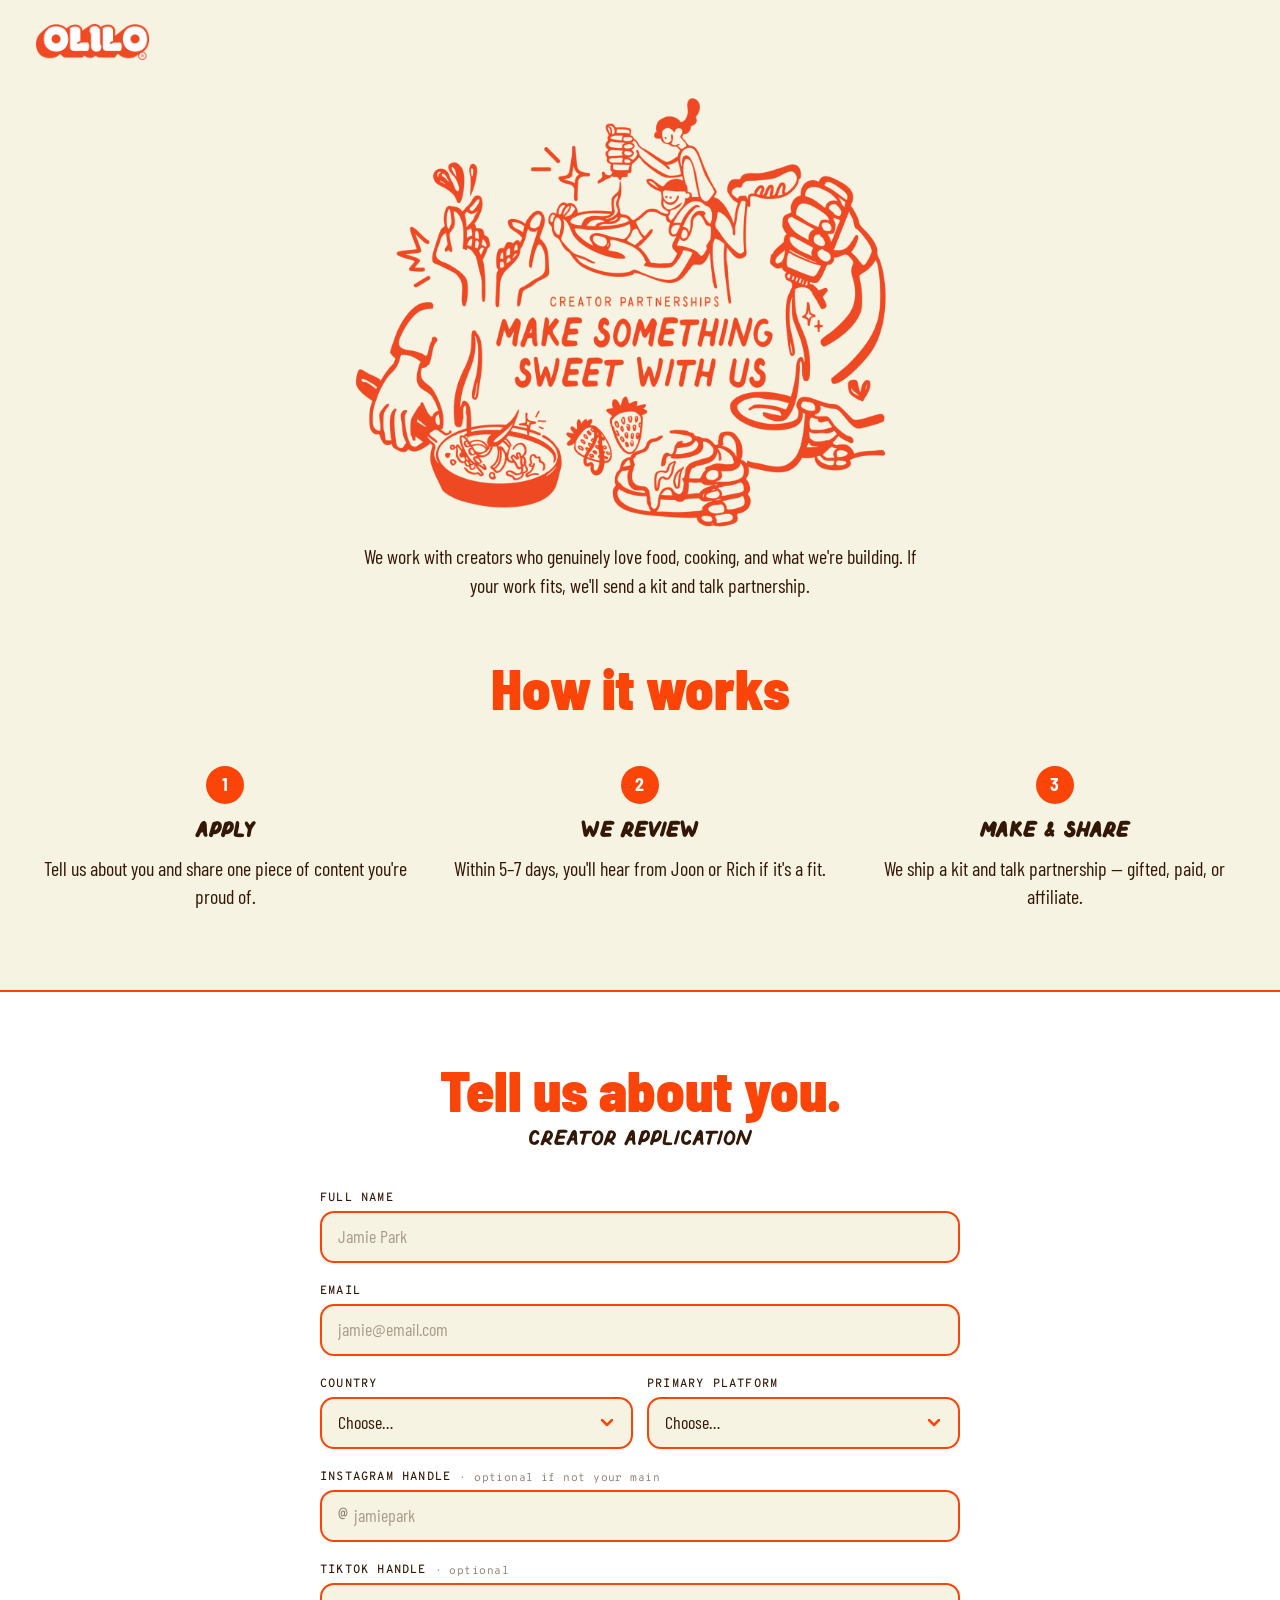
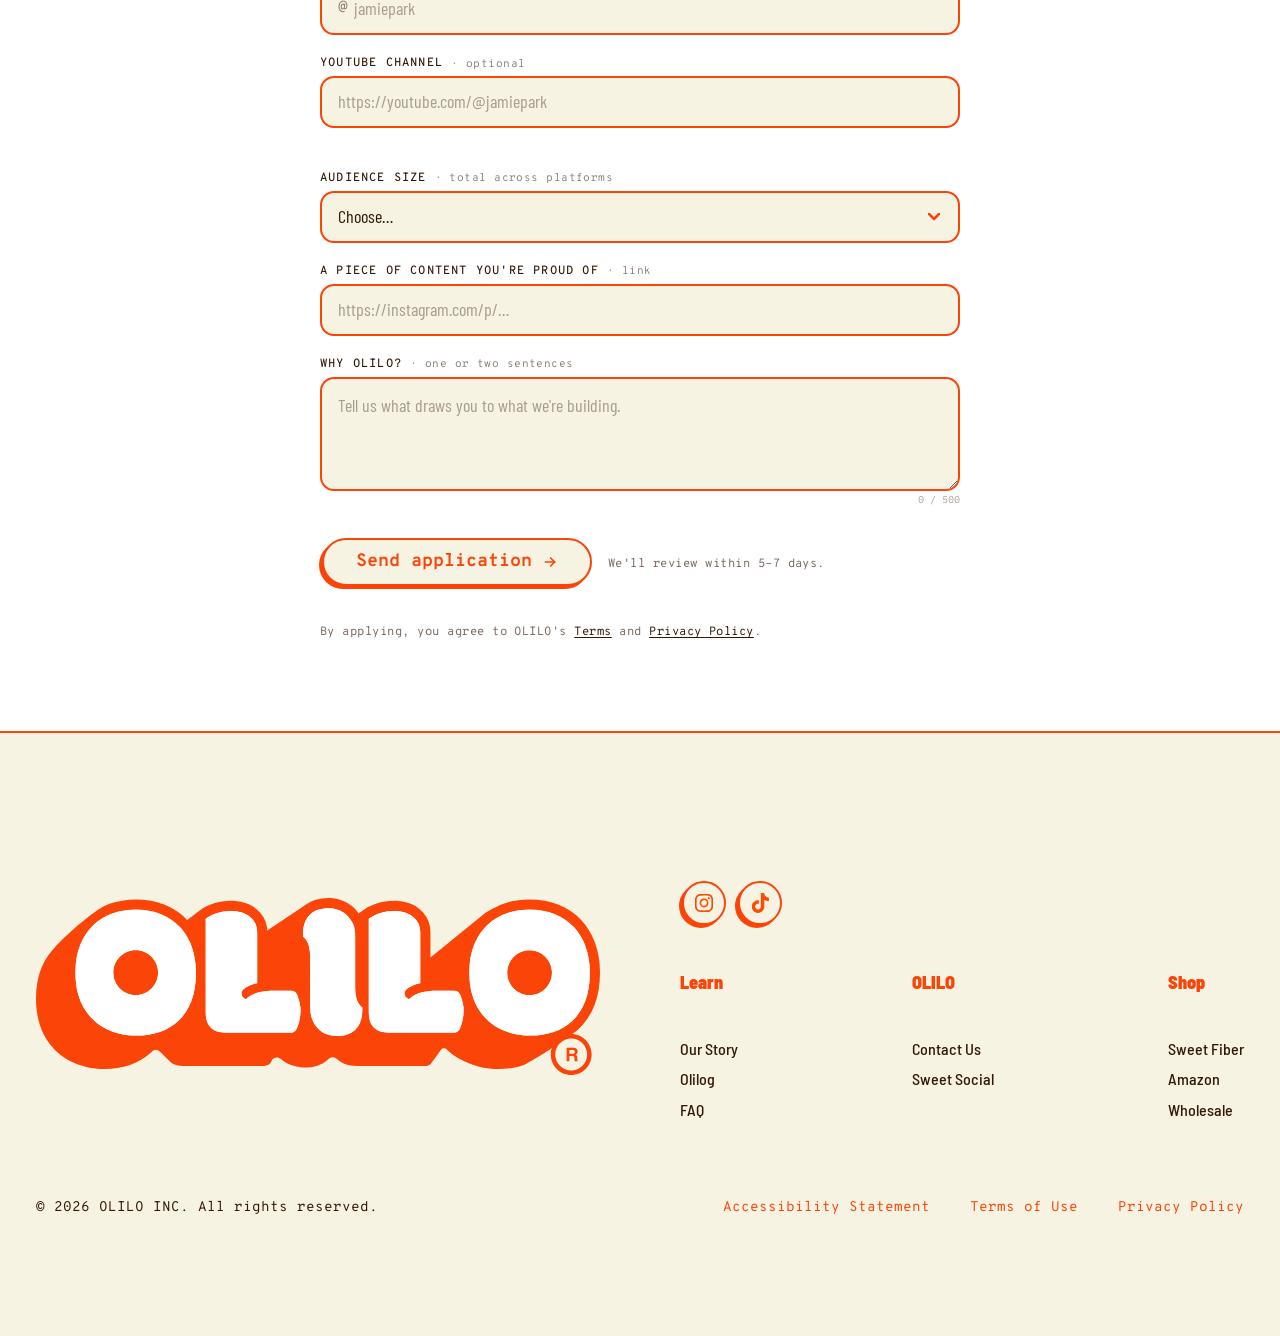
<file: web/apply.html>
<!doctype html>
<html lang="en">
<head>
<meta charset="utf-8">
<meta name="viewport" content="width=device-width,initial-scale=1">
<title>OLILO — Apply to the creator program</title>
<meta name="description" content="Apply to partner with OLILO Sweet Fiber Syrup. We send kits to creators who genuinely love food and clean ingredients.">
<link rel="icon" type="image/png" href="assets/favicon-o-blue.png">
<link rel="apple-touch-icon" href="assets/favicon-o-blue.png">

<link rel="preconnect" href="https://fonts.googleapis.com">
<link rel="preconnect" href="https://fonts.gstatic.com" crossorigin>
<link href="https://fonts.googleapis.com/css2?family=Barlow+Condensed:wght@400;500;600;700&family=Barlow+Semi+Condensed:wght@400;500;600;700;900&family=Overpass+Mono:wght@400;500;700&display=swap" rel="stylesheet">

<style>
  @font-face {
    font-family: 'TAY Barro';
    src: url('fonts/TAYBarro.otf') format('opentype');
    font-weight: normal;
    font-style: normal;
    font-display: swap;
  }

  :root {
    --white: #FFF;
    --off-white: #F7F3E3;
    --orange: #FB4408;
    --light-orange: #FFBDA5;
    --sky-blue: #BAEBF7;
    --blue: #60BCDC;
    --black: #331807;

    --header-height: 100px;
  }

  *, *::before, *::after { box-sizing: border-box; }
  * { margin: 0; padding: 0; }

  html { -webkit-text-size-adjust: 100%; scroll-behavior: smooth; width: 100%; overflow-x: hidden; }

  body {
    background-color: var(--off-white);
    color: var(--black);
    font-family: 'Barlow Condensed', sans-serif;
    font-size: 24px;
    line-height: 1.1;
    -webkit-font-smoothing: antialiased;
  }
  @media (max-width: 768px) {
    body { font-size: 18px; }
  }

  img { display: block; max-width: 100%; }
  input, button, textarea, select { font: inherit; }
  a { text-decoration: none; color: inherit; }

  .barro { font-family: 'TAY Barro', sans-serif; }

  h1, h2, h3 {
    color: var(--orange);
    font-family: 'Barlow Semi Condensed', sans-serif;
    font-weight: 900;
    overflow-wrap: break-word;
  }
  h1 { font-size: 100px; line-height: 1; letter-spacing: -2px; }
  h2 { font-size: 70px; line-height: 1; }
  h3 { font-size: 48px; line-height: 1.1; }
  h6 { font-size: 26px; font-weight: 400; }

  @media (max-width: 768px) {
    h1 { font-size: 52px; }
    h2 { font-size: 40px; }
    h3 { font-size: 30px; }
    h6 { font-size: 20px; }
  }

  /* ---------- Layout ---------- */
  .topbar {
    display: flex; align-items: center; justify-content: space-between;
    max-width: 1320px; margin: 0 auto;
    padding: 24px 36px;
  }
  .topbar img { height: 36px; width: auto; }
  @media (max-width: 768px) { .topbar { padding: 18px 20px; } }

  .outer-margin { padding: 0 36px; max-width: 1320px; margin: 0 auto; }
  .inner-margin { max-width: 880px; margin: 0 auto; }
  @media (max-width: 768px) { .outer-margin { padding: 0 20px; } }

  /* ---------- Hero ---------- */
  .hero {
    padding: 0 0 20px;
    text-align: center;
  }
  .hero-illustration {
    display: block;
    width: 100%;
    max-width: 900px;
    height: auto;
    margin: 0 auto;
  }
  .hero .lede {
    font-size: 20px;
    line-height: 1.45;
    color: var(--black);
    max-width: 560px;
    margin: -8px auto 0;
  }
  .sr-only {
    position: absolute;
    width: 1px; height: 1px;
    padding: 0; margin: -1px;
    overflow: hidden;
    clip: rect(0, 0, 0, 0);
    white-space: nowrap;
    border: 0;
  }
  @media (max-width: 768px) {
    .hero { padding: 0 0 10px; }
    .hero-illustration { max-width: 100%; }
    .hero .lede { font-size: 17px; margin-top: 0; }
  }

  /* ---------- How it works ---------- */
  .how-it-works {
    padding: 40px 0 80px;
  }
  .how-it-works .section-title {
    text-align: center;
    margin-bottom: 50px;
  }
  .how-it-works .section-title h2 {
    font-size: 56px;
  }
  .how-it-works .steps {
    display: grid;
    grid-template-columns: repeat(3, 1fr);
    gap: 36px;
  }
  .how-step {
    text-align: center;
  }
  .how-step .num {
    display: inline-flex;
    align-items: center; justify-content: center;
    width: 38px; height: 38px;
    border-radius: 50%;
    background: var(--orange);
    color: var(--white);
    font-family: 'Barlow Semi Condensed', sans-serif;
    font-weight: 700;
    font-size: 18px;
    margin-bottom: 16px;
  }
  .how-step h3 {
    font-family: 'TAY Barro', sans-serif;
    font-size: 22px;
    color: var(--black);
    margin-bottom: 10px;
  }
  .how-step p {
    font-size: 20px;
    line-height: 1.4;
    color: var(--black);
  }
  @media (max-width: 768px) {
    .how-it-works { padding: 20px 0 50px; }
    .how-it-works .section-title { margin-bottom: 30px; }
    .how-it-works .section-title h2 { font-size: 36px; }
    .how-it-works .steps { grid-template-columns: 1fr; gap: 28px; }
    .how-step h3 { font-size: 17px; }
    .how-step p { font-size: 17px; }
  }

  /* ---------- Form section ---------- */
  .form-section {
    background: var(--white);
    padding: 70px 0 90px;
    border-top: 2px solid var(--orange);
    border-bottom: 2px solid var(--orange);
  }
  .form-section .section-title {
    text-align: center;
    margin-bottom: 40px;
  }
  .form-section .section-title h2 {
    font-size: 56px;
  }
  .form-section .section-title h6 {
    margin-top: 10px;
    color: var(--black);
    font-size: 22px;
  }
  @media (max-width: 768px) {
    .form-section { padding: 40px 0 60px; }
    .form-section .section-title h2 { font-size: 36px; }
    .form-section .section-title h6 { font-size: 17px; }
  }

  form.intake { display: grid; gap: 22px; max-width: 640px; margin: 0 auto; }
  .field { display: grid; gap: 6px; }
  .field label {
    font-family: 'Overpass Mono', monospace;
    font-size: 12px;
    letter-spacing: 0.1em;
    text-transform: uppercase;
    color: var(--black);
    font-weight: 500;
    display: flex; align-items: center; gap: 8px;
  }
  .field label .opt {
    font-family: 'Overpass Mono', monospace;
    font-size: 11px;
    color: rgba(51, 24, 7, 0.55);
    text-transform: none;
    letter-spacing: 0.04em;
    font-weight: 400;
  }
  .field .wrap {
    display: flex; align-items: center;
    background: var(--off-white);
    border: 2px solid var(--orange);
    border-radius: 14px;
    overflow: hidden;
    transition: box-shadow 0.12s ease, transform 0.12s ease;
  }
  .field .wrap:focus-within {
    box-shadow: -3px 3px 0 var(--orange);
    transform: translate(3px, -3px);
  }
  .field .wrap .prefix {
    font-family: 'Overpass Mono', monospace;
    font-size: 16px;
    font-weight: 500;
    color: rgba(51, 24, 7, 0.55);
    padding: 0 2px 0 16px;
    user-select: none;
  }
  .field input, .field select, .field textarea {
    width: 100%;
    border: 0;
    outline: 0;
    background: transparent;
    padding: 14px 16px;
    font-family: 'Barlow Condensed', sans-serif;
    font-size: 18px;
    color: var(--black);
  }
  .field textarea {
    resize: vertical;
    min-height: 110px;
    line-height: 1.4;
    font-family: 'Barlow Condensed', sans-serif;
  }
  .field select {
    appearance: none; -webkit-appearance: none;
    background-image: url("data:image/svg+xml;utf8,<svg xmlns='http://www.w3.org/2000/svg' width='12' height='8' viewBox='0 0 12 8' fill='none' stroke='%23FB4408' stroke-width='2.5' stroke-linecap='round' stroke-linejoin='round'><path d='M1 1l5 5 5-5'/></svg>");
    background-repeat: no-repeat;
    background-position: right 18px center;
    padding-right: 44px;
    cursor: pointer;
  }
  .field input::placeholder, .field textarea::placeholder {
    color: rgba(51, 24, 7, 0.40);
    font-weight: 400;
  }
  .field.has-prefix input { padding-left: 4px; }

  .row-2 {
    display: grid;
    grid-template-columns: 1fr 1fr;
    gap: 14px;
  }
  @media (max-width: 540px) { .row-2 { grid-template-columns: 1fr; } }

  /* ---------- Buttons (our-story style) ---------- */
  .submit-row {
    display: flex; align-items: center; gap: 18px;
    margin-top: 12px;
    flex-wrap: wrap;
  }
  button.olilo-button {
    background-color: var(--off-white);
    color: var(--orange);
    border: 2px solid var(--orange);
    cursor: pointer;
    font-family: 'Overpass Mono', monospace;
    font-size: 18px;
    font-weight: 700;
    padding: 12px 32px;
    border-radius: 40px;
    position: relative;
    top: -2px; left: 2px;
    z-index: 2;
    box-shadow: -3px 3px 0 var(--orange);
    transition: transform 0.12s ease, box-shadow 0.12s ease;
    display: inline-flex; align-items: center; gap: 10px;
  }
  button.olilo-button:hover { transform: translate(-3px, 3px); box-shadow: none; }
  button.olilo-button:disabled { opacity: 0.55; cursor: not-allowed; transform: none; box-shadow: -3px 3px 0 var(--orange); }
  button.olilo-button svg { width: 16px; height: 16px; }

  .fineprint {
    font-family: 'Overpass Mono', monospace;
    font-size: 12px;
    color: rgba(51, 24, 7, 0.65);
    letter-spacing: 0.04em;
    line-height: 1.4;
  }
  .fineprint a { color: var(--black); text-decoration: underline; text-underline-offset: 2px; }
  .fineprint a:hover { color: var(--orange); }
  .legal-note { margin-top: 14px; }

  /* ---------- Validation ---------- */
  .field.err .wrap { box-shadow: -3px 3px 0 rgba(251, 68, 8, 0.45); }
  .err-text {
    font-family: 'Overpass Mono', monospace;
    font-size: 11px;
    color: var(--orange);
    letter-spacing: 0.04em;
    display: none;
  }
  .field.err .err-text { display: block; }
  .global-err {
    display: none;
    margin-top: 12px;
    padding: 10px 14px;
    background: rgba(251, 68, 8, 0.06);
    border: 1px solid rgba(251, 68, 8, 0.35);
    border-radius: 10px;
    font-family: 'Overpass Mono', monospace;
    font-size: 12px;
    color: var(--orange);
    letter-spacing: 0.04em;
  }
  .global-err.on { display: block; }
  .char-count {
    font-family: 'Overpass Mono', monospace;
    font-size: 10px;
    color: rgba(51, 24, 7, 0.40);
    text-align: right;
    margin-top: -2px;
  }

  /* ---------- Success state ---------- */
  .success {
    display: none;
    text-align: center;
    padding: 30px 8px 8px;
    max-width: 540px;
    margin: 0 auto;
  }
  .success.on { display: block; }
  .success svg.spark {
    width: 72px; height: 72px;
    margin: 0 auto 18px;
    color: var(--orange);
  }
  .success h2 { font-size: 64px; margin-bottom: 16px; }
  .success p {
    font-size: 22px; line-height: 1.45;
    color: var(--black);
    margin: 0 auto;
  }
  .success .meta {
    margin-top: 22px;
    font-family: 'Overpass Mono', monospace;
    font-size: 11px;
    letter-spacing: 0.1em;
    text-transform: uppercase;
    color: rgba(51, 24, 7, 0.55);
  }
  @media (max-width: 768px) {
    .success h2 { font-size: 40px; }
    .success p { font-size: 18px; }
  }

  /* ---------- Footer (matches olilosweet.com) ---------- */
  .site-footer {
    background-color: var(--off-white);
    padding: 120px 0;
    color: var(--black);
  }
  .site-footer .footer-top {
    display: flex;
    align-items: center;
    justify-content: space-between;
    gap: 80px;
  }
  .site-footer .footer-logo { flex-basis: 50%; }
  .site-footer .footer-logo img { width: 100%; height: auto; display: block; }

  .site-footer .footer-nav {
    display: flex;
    flex-direction: column;
    flex-basis: 50%;
    gap: 40px;
  }
  .site-footer .social-links {
    display: flex;
    gap: 12px;
    margin-top: 30px;
  }
  .site-footer .social-link {
    width: 44px;
    height: 44px;
    background-color: var(--off-white);
    background-size: 22px 22px;
    background-position: center;
    background-repeat: no-repeat;
    border: 2px solid var(--orange);
    border-radius: 50%;
    position: relative;
    top: -2px;
    left: 2px;
    box-shadow: -3px 3px 0 var(--orange);
    transition: transform 0.12s ease, box-shadow 0.12s ease;
    display: inline-block;
  }
  .site-footer .social-link:hover { transform: translate(-3px, 3px); box-shadow: none; }
  .site-footer .social-link.instagram { background-image: url('assets/icon-instagram.svg'); }
  .site-footer .social-link.tiktok    { background-image: url('assets/icon-tiktok.svg'); }

  .site-footer .footer-menu {
    display: flex;
    justify-content: space-between;
    color: var(--orange);
    gap: 24px;
  }
  .site-footer .footer-menu .menu-col-title {
    font-family: 'Barlow Semi Condensed', sans-serif;
    font-weight: 900;
    font-size: 18px;
    color: var(--orange);
    text-decoration: none;
  }
  .site-footer .footer-menu .sub-menu {
    list-style: none;
    margin: 40px 0 0;
    padding: 0;
    display: flex;
    flex-direction: column;
    gap: 4px;
  }
  .site-footer .footer-menu .sub-menu a {
    font-family: 'Barlow Semi Condensed', sans-serif;
    font-weight: 500;
    font-size: 16px;
    color: var(--black);
    text-decoration: none;
    position: relative;
    display: inline-block;
  }
  .site-footer .footer-menu .sub-menu a::after {
    content: '';
    position: absolute;
    left: 0;
    bottom: -2px;
    width: 100%;
    height: 1.5px;
    background-color: currentColor;
    transform: scaleX(0);
    transform-origin: left center;
    transition: transform 0.3s ease;
    pointer-events: none;
  }
  .site-footer .footer-menu .sub-menu a:hover::after { transform: scaleX(1); }

  .site-footer .footer-bottom {
    display: flex;
    align-items: center;
    justify-content: space-between;
    padding-top: 80px;
  }
  .site-footer .copyright {
    font-family: 'Overpass Mono', monospace;
    font-size: 14px;
    color: var(--black);
  }
  .site-footer .legal-menu {
    color: var(--orange);
    display: flex;
    flex-wrap: wrap;
    font-family: 'Overpass Mono', monospace;
    font-size: 14px;
    gap: 4px 40px;
  }
  .site-footer .legal-menu a {
    color: inherit;
    text-decoration: none;
    position: relative;
    display: inline-block;
  }
  .site-footer .legal-menu a::after {
    content: '';
    position: absolute;
    left: 0;
    bottom: -2px;
    width: 100%;
    height: 1.5px;
    background-color: currentColor;
    transform: scaleX(0);
    transform-origin: left center;
    transition: transform 0.3s ease;
    pointer-events: none;
  }
  .site-footer .legal-menu a:hover::after { transform: scaleX(1); }

  @media (max-width: 768px) {
    .site-footer { padding: 60px 0; }
    .site-footer .footer-top { flex-direction: column-reverse; gap: 40px; }
    .site-footer .footer-logo,
    .site-footer .footer-nav { flex-basis: 100%; width: 100%; }
    .site-footer .footer-nav { flex-direction: column-reverse; gap: 0; }
    .site-footer .social-links { margin-top: 12px; }
    .site-footer .social-link { width: 36px; height: 36px; background-size: 18px 18px; }
    .site-footer .footer-menu { flex-direction: column; gap: 0; }
    .site-footer .footer-menu > div { width: 100%; border-bottom: 1px dotted var(--black); padding: 16px 0; }
    .site-footer .footer-menu > div:last-child { border-bottom: none; }
    .site-footer .footer-menu .sub-menu { margin-top: 8px; gap: 8px; }
    .site-footer .footer-bottom { padding-top: 20px; flex-direction: column-reverse; align-items: flex-start; gap: 20px; }
    .site-footer .copyright { font-size: 10px; }
    .site-footer .legal-menu { font-size: 12px; flex-direction: column; gap: 4px; }
  }
</style>
</head>
<body>

<header class="topbar">
  <a href="https://olilosweet.com/" aria-label="OLILO home">
    <img src="assets/olilo-logo.png" alt="OLILO">
  </a>
</header>

<main>

  <section class="hero">
    <div class="outer-margin">
      <div class="inner-margin">
        <h1 class="sr-only">Creator Partnerships — Make Something Sweet With Us</h1>
        <img class="hero-illustration"
             src="assets/make-something-sweet.png"
             alt="Creator Partnerships — Make Something Sweet With Us. Hand-drawn orange illustration of hands cooking, pouring OLILO syrup, and sharing food.">
        <p class="lede">
          We work with creators who genuinely love food, cooking, and what we're building. If your work fits, we'll send a kit and talk partnership.
        </p>
      </div>
    </div>
  </section>

  <section class="how-it-works">
    <div class="outer-margin">
      <div class="section-title">
        <h2>How it works</h2>
      </div>
      <div class="steps">
        <div class="how-step">
          <div class="num">1</div>
          <h3>Apply</h3>
          <p>Tell us about you and share one piece of content you're proud of.</p>
        </div>
        <div class="how-step">
          <div class="num">2</div>
          <h3>We review</h3>
          <p>Within 5–7 days, you'll hear from Joon or Rich if it's a fit.</p>
        </div>
        <div class="how-step">
          <div class="num">3</div>
          <h3>Make &amp; share</h3>
          <p>We ship a kit and talk partnership — gifted, paid, or affiliate.</p>
        </div>
      </div>
    </div>
  </section>

  <section class="form-section" id="form-section">
    <div class="outer-margin">

      <div id="form-view">
        <div class="section-title">
          <h2>Tell us about you.</h2>
          <h6 class="barro">Creator application</h6>
        </div>

        <form class="intake" id="apply-form" novalidate>

          <div class="field" id="f-name">
            <label for="name">Full name</label>
            <div class="wrap"><input id="name" name="name" type="text" placeholder="Jamie Park" autocomplete="name" required></div>
            <span class="err-text">Add your name.</span>
          </div>

          <div class="field" id="f-email">
            <label for="email">Email</label>
            <div class="wrap"><input id="email" name="email" type="email" placeholder="jamie@email.com" autocomplete="email" required></div>
            <span class="err-text">That doesn't look like an email.</span>
          </div>

          <div class="row-2">
            <div class="field" id="f-country">
              <label for="country">Country</label>
              <div class="wrap"><select id="country" name="country" required>
                <option value="" disabled selected>Choose…</option>
                <option value="US">United States</option>
                <option value="Canada">Canada</option>
                <option value="UK">United Kingdom</option>
                <option value="Australia">Australia</option>
                <option value="Other">Other</option>
              </select></div>
              <span class="err-text">Pick your country.</span>
            </div>

            <div class="field" id="f-platform">
              <label for="platform">Primary platform</label>
              <div class="wrap"><select id="platform" name="primary_platform" required>
                <option value="" disabled selected>Choose…</option>
                <option value="IG">Instagram</option>
                <option value="TikTok">TikTok</option>
                <option value="YouTube">YouTube</option>
                <option value="Other">Other</option>
              </select></div>
              <span class="err-text">Pick your main platform.</span>
            </div>
          </div>

          <div class="field has-prefix" id="f-ig">
            <label for="ig">Instagram handle <span class="opt">· optional if not your main</span></label>
            <div class="wrap"><span class="prefix">@</span><input id="ig" name="instagram" type="text" placeholder="jamiepark" autocomplete="off"></div>
          </div>

          <div class="field has-prefix" id="f-tt">
            <label for="tt">TikTok handle <span class="opt">· optional</span></label>
            <div class="wrap"><span class="prefix">@</span><input id="tt" name="tiktok" type="text" placeholder="jamiepark" autocomplete="off"></div>
          </div>

          <div class="field" id="f-yt">
            <label for="yt">YouTube channel <span class="opt">· optional</span></label>
            <div class="wrap"><input id="yt" name="youtube" type="url" placeholder="https://youtube.com/@jamiepark" autocomplete="off"></div>
          </div>

          <div class="field" id="f-handles-min">
            <span class="err-text" style="display:none;">Add at least one handle (Instagram, TikTok, or YouTube).</span>
          </div>

          <div class="field" id="f-audience">
            <label for="audience">Audience size <span class="opt">· total across platforms</span></label>
            <div class="wrap"><select id="audience" name="audience_size" required>
              <option value="" disabled selected>Choose…</option>
              <option value="Nano 1K–10K">Nano · 1K–10K</option>
              <option value="Micro 10K–100K">Micro · 10K–100K</option>
              <option value="Macro 100K–1M">Macro · 100K–1M</option>
              <option value="Mega 1M+">Mega · 1M+</option>
            </select></div>
            <span class="err-text">Pick your audience range.</span>
          </div>

          <div class="field" id="f-content">
            <label for="content">A piece of content you're proud of <span class="opt">· link</span></label>
            <div class="wrap"><input id="content" name="content_link" type="url" placeholder="https://instagram.com/p/…" required></div>
            <span class="err-text">Paste a link to your work.</span>
          </div>

          <div class="field" id="f-why">
            <label for="why">Why OLILO? <span class="opt">· one or two sentences</span></label>
            <div class="wrap"><textarea id="why" name="why_olilo" maxlength="500" placeholder="Tell us what draws you to what we're building." required></textarea></div>
            <div class="char-count"><span id="why-count">0</span> / 500</div>
            <span class="err-text">Tell us a little about why.</span>
          </div>

          <div class="submit-row">
            <button type="submit" class="olilo-button">
              Send application
              <svg viewBox="0 0 24 24" fill="none" stroke="currentColor" stroke-width="2.5" stroke-linecap="round" stroke-linejoin="round" aria-hidden="true">
                <path d="M5 12 H19"/><path d="M13 6 L19 12 L13 18"/>
              </svg>
            </button>
            <span class="fineprint">We'll review within 5–7 days.</span>
          </div>

          <div class="global-err" id="global-err"></div>

          <p class="fineprint legal-note">
            By applying, you agree to OLILO's
            <a href="https://www.olilosweet.com/terms-of-use/" target="_blank" rel="noopener">Terms</a>
            and
            <a href="https://www.olilosweet.com/privacy-policy/" target="_blank" rel="noopener">Privacy Policy</a>.
          </p>
        </form>
      </div>

      <div class="success" id="success">
        <svg class="spark" viewBox="0 0 64 64" fill="currentColor" aria-hidden="true">
          <path d="M32 4 C34 22, 42 30, 60 32 C42 34, 34 42, 32 60 C30 42, 22 34, 4 32 C22 30, 30 22, 32 4 Z"/>
        </svg>
        <h2>Got it!</h2>
        <p>Thanks for applying, <span id="success-name">friend</span>. We'll review and get back within 5–7 days. If it's a fit, you'll hear from Joon or Rich.</p>
        <div class="meta">Application received · OLILO team</div>
      </div>

    </div>
  </section>

</main>

<footer class="site-footer">
  <div class="outer-margin">
    <div class="footer-top">
      <div class="footer-logo">
        <a href="https://olilosweet.com/" aria-label="OLILO home">
          <img src="assets/olilo-logo.svg" alt="OLILO">
        </a>
      </div>

      <div class="footer-nav">
        <div class="social-links">
          <a href="https://www.instagram.com/olilosweet/" class="social-link instagram" target="_blank" rel="noopener noreferrer" aria-label="Instagram"></a>
          <a href="https://www.tiktok.com/@olilosweet" class="social-link tiktok" target="_blank" rel="noopener noreferrer" aria-label="TikTok"></a>
        </div>

        <nav class="footer-menu">
          <div>
            <a class="menu-col-title" href="https://olilosweet.com/">Learn</a>
            <ul class="sub-menu">
              <li><a href="https://olilosweet.com/our-story/">Our Story</a></li>
              <li><a href="https://olilosweet.com/olilog/">Olilog</a></li>
              <li><a href="https://olilosweet.com/faq/">FAQ</a></li>
            </ul>
          </div>
          <div>
            <a class="menu-col-title" href="https://olilosweet.com/">OLILO</a>
            <ul class="sub-menu">
              <li><a href="https://olilosweet.com/contact-us/">Contact Us</a></li>
              <li><a href="https://kit.olilosweet.com/apply">Sweet Social</a></li>
            </ul>
          </div>
          <div>
            <a class="menu-col-title" href="https://olilosweet.com/shop/">Shop</a>
            <ul class="sub-menu">
              <li><a href="https://olilosweet.com/product/olilo-sweet-fiber-syrup/">Sweet Fiber</a></li>
              <li><a href="https://olilosweet.com/amazon/">Amazon</a></li>
              <li><a href="https://olilosweet.com/contact-us/#wholesale">Wholesale</a></li>
            </ul>
          </div>
        </nav>
      </div>
    </div>

    <div class="footer-bottom">
      <div class="copyright">&copy; 2026 OLILO INC. All rights reserved.</div>
      <nav class="legal-menu">
        <a href="https://olilosweet.com/accessibility-statement/">Accessibility Statement</a>
        <a href="https://olilosweet.com/terms-of-use/">Terms of Use</a>
        <a href="https://olilosweet.com/privacy-policy-2/">Privacy Policy</a>
      </nav>
    </div>
  </div>
</footer>

<script>
  const ENDPOINT = '/api/apply';

  const whyEl = document.getElementById('why');
  const whyCount = document.getElementById('why-count');
  whyEl.addEventListener('input', () => { whyCount.textContent = whyEl.value.length; });

  ['name','email','country','platform','ig','tt','yt','audience','content','why'].forEach(id => {
    const el = document.getElementById(id);
    if (!el) return;
    const handler = () => {
      const f = document.getElementById('f-' + id);
      if (f) f.classList.remove('err');
      document.getElementById('global-err').classList.remove('on');
      const minErr = document.getElementById('f-handles-min').querySelector('.err-text');
      if (['ig','tt','yt'].includes(id)) minErr.style.display = 'none';
    };
    el.addEventListener('input', handler);
    el.addEventListener('change', handler);
  });

  const form = document.getElementById('apply-form');
  const submitBtn = form.querySelector('button.olilo-button');

  form.addEventListener('submit', async (e) => {
    e.preventDefault();
    document.getElementById('global-err').classList.remove('on');

    const v = (id) => document.getElementById(id).value.trim();
    const name     = v('name');
    const email    = v('email');
    const country  = v('country');
    const platform = v('platform');
    const ig       = v('ig').replace(/^@/, '');
    const tt       = v('tt').replace(/^@/, '');
    const yt       = v('yt');
    const audience = v('audience');
    const content  = v('content');
    const why      = v('why');

    const emailOk = /^[^\s@]+@[^\s@]+\.[^\s@]+$/.test(email);
    const urlOk = (s) => /^https?:\/\/.+/i.test(s);

    let ok = true;
    const flag = (id) => { document.getElementById('f-' + id).classList.add('err'); ok = false; };
    if (!name)                    flag('name');
    if (!emailOk)                 flag('email');
    if (!country)                 flag('country');
    if (!platform)                flag('platform');
    if (!audience)                flag('audience');
    if (!content || !urlOk(content)) flag('content');
    if (!why || why.length < 10)  flag('why');
    if (!ig && !tt && !yt) {
      document.getElementById('f-handles-min').querySelector('.err-text').style.display = 'block';
      ok = false;
    }
    if (yt && !urlOk(yt)) flag('yt');
    if (!ok) return;

    submitBtn.disabled = true;
    submitBtn.innerHTML = 'Sending&hellip;';

    try {
      const res = await fetch(ENDPOINT, {
        method: 'POST',
        headers: { 'Content-Type': 'application/json' },
        body: JSON.stringify({
          name, email, country,
          primary_platform: platform,
          instagram_handle: ig || null,
          tiktok_handle: tt || null,
          youtube_channel: yt || null,
          audience_size: audience,
          content_link: content,
          why_olilo: why,
        })
      });

      if (!res.ok) throw new Error(`Server error ${res.status}`);

      document.getElementById('form-view').style.display = 'none';
      const s = document.getElementById('success');
      s.classList.add('on');
      document.getElementById('success-name').textContent = name.split(' ')[0];
    } catch (err) {
      submitBtn.disabled = false;
      submitBtn.innerHTML = 'Send application <svg viewBox="0 0 24 24" fill="none" stroke="currentColor" stroke-width="2.5" stroke-linecap="round" stroke-linejoin="round" aria-hidden="true"><path d="M5 12 H19"/><path d="M13 6 L19 12 L13 18"/></svg>';
      const ge = document.getElementById('global-err');
      ge.textContent = 'Something went wrong — please try again or email creator@olilosweet.com';
      ge.classList.add('on');
    }

    const fs = document.getElementById('form-section');
    window.scrollTo({ top: fs.getBoundingClientRect().top + window.scrollY - 24, behavior: 'smooth' });
  });
</script>

</body>
</html>
</file>
